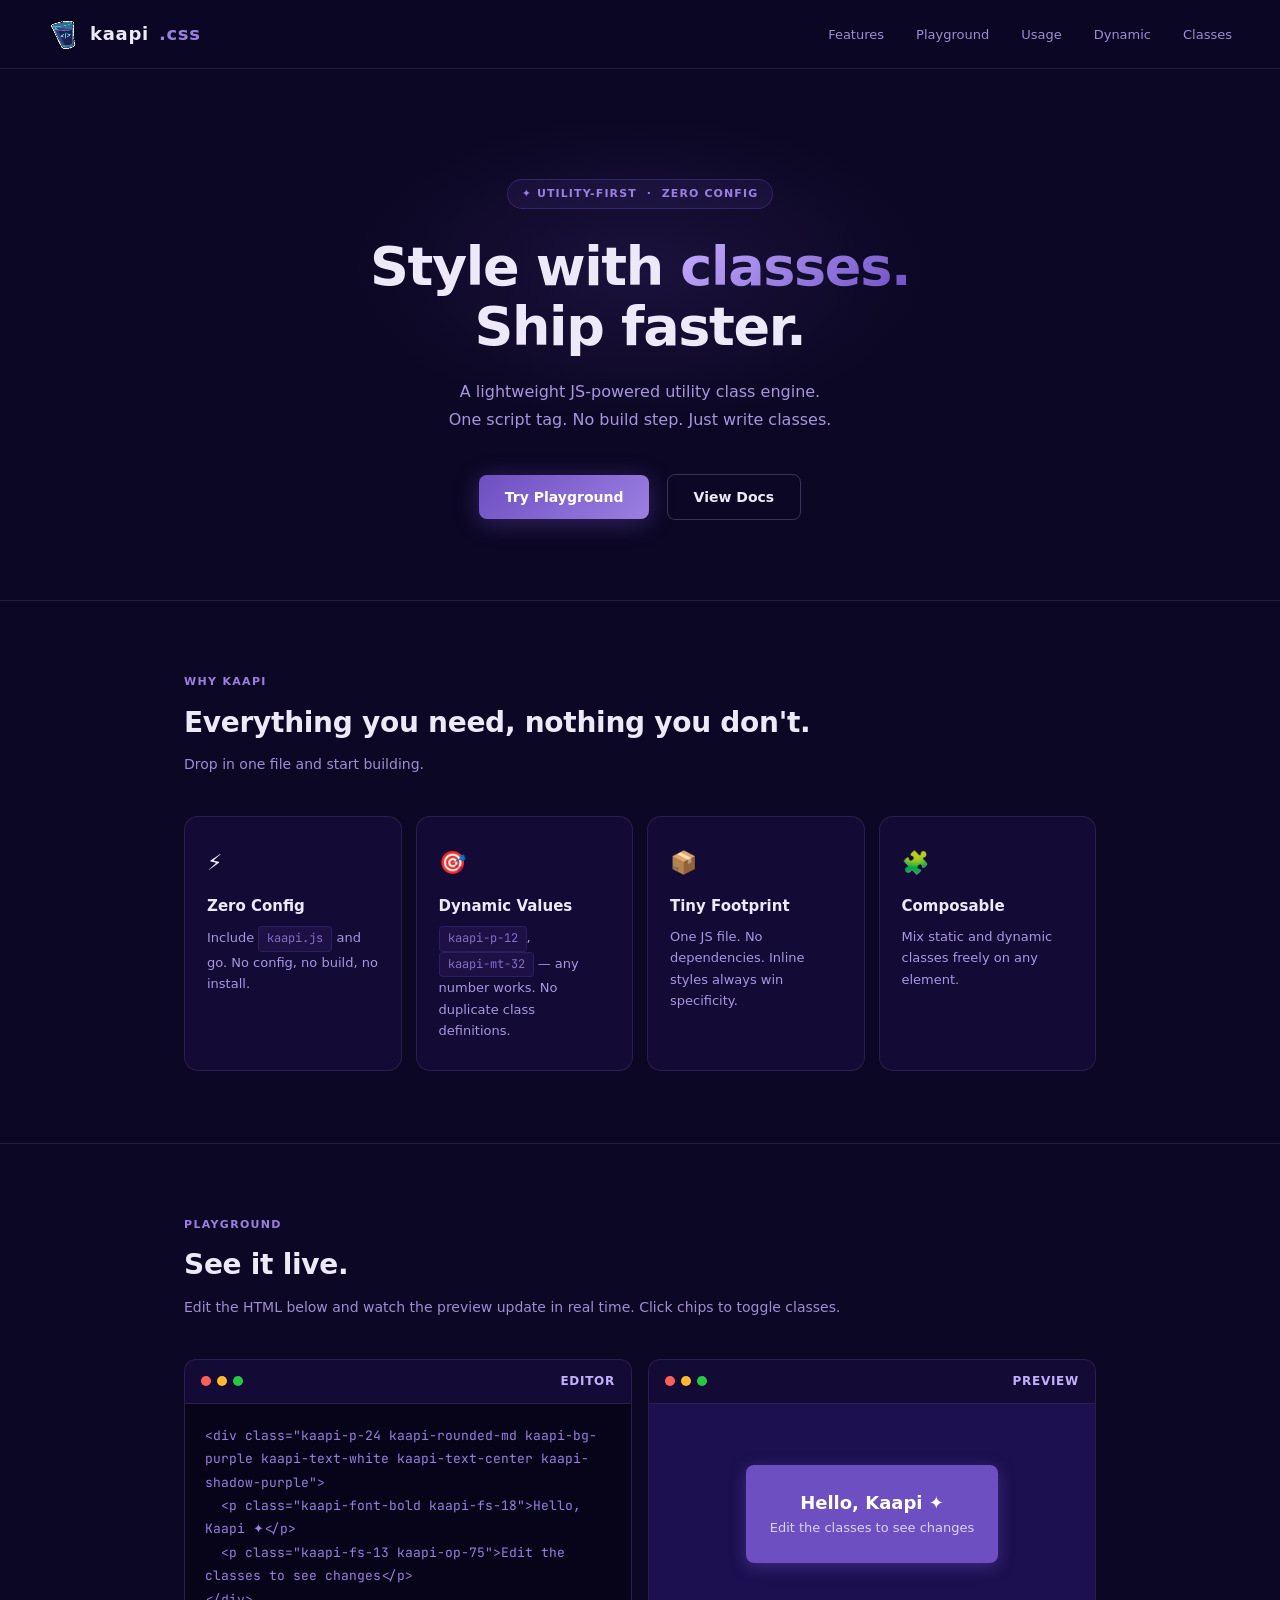
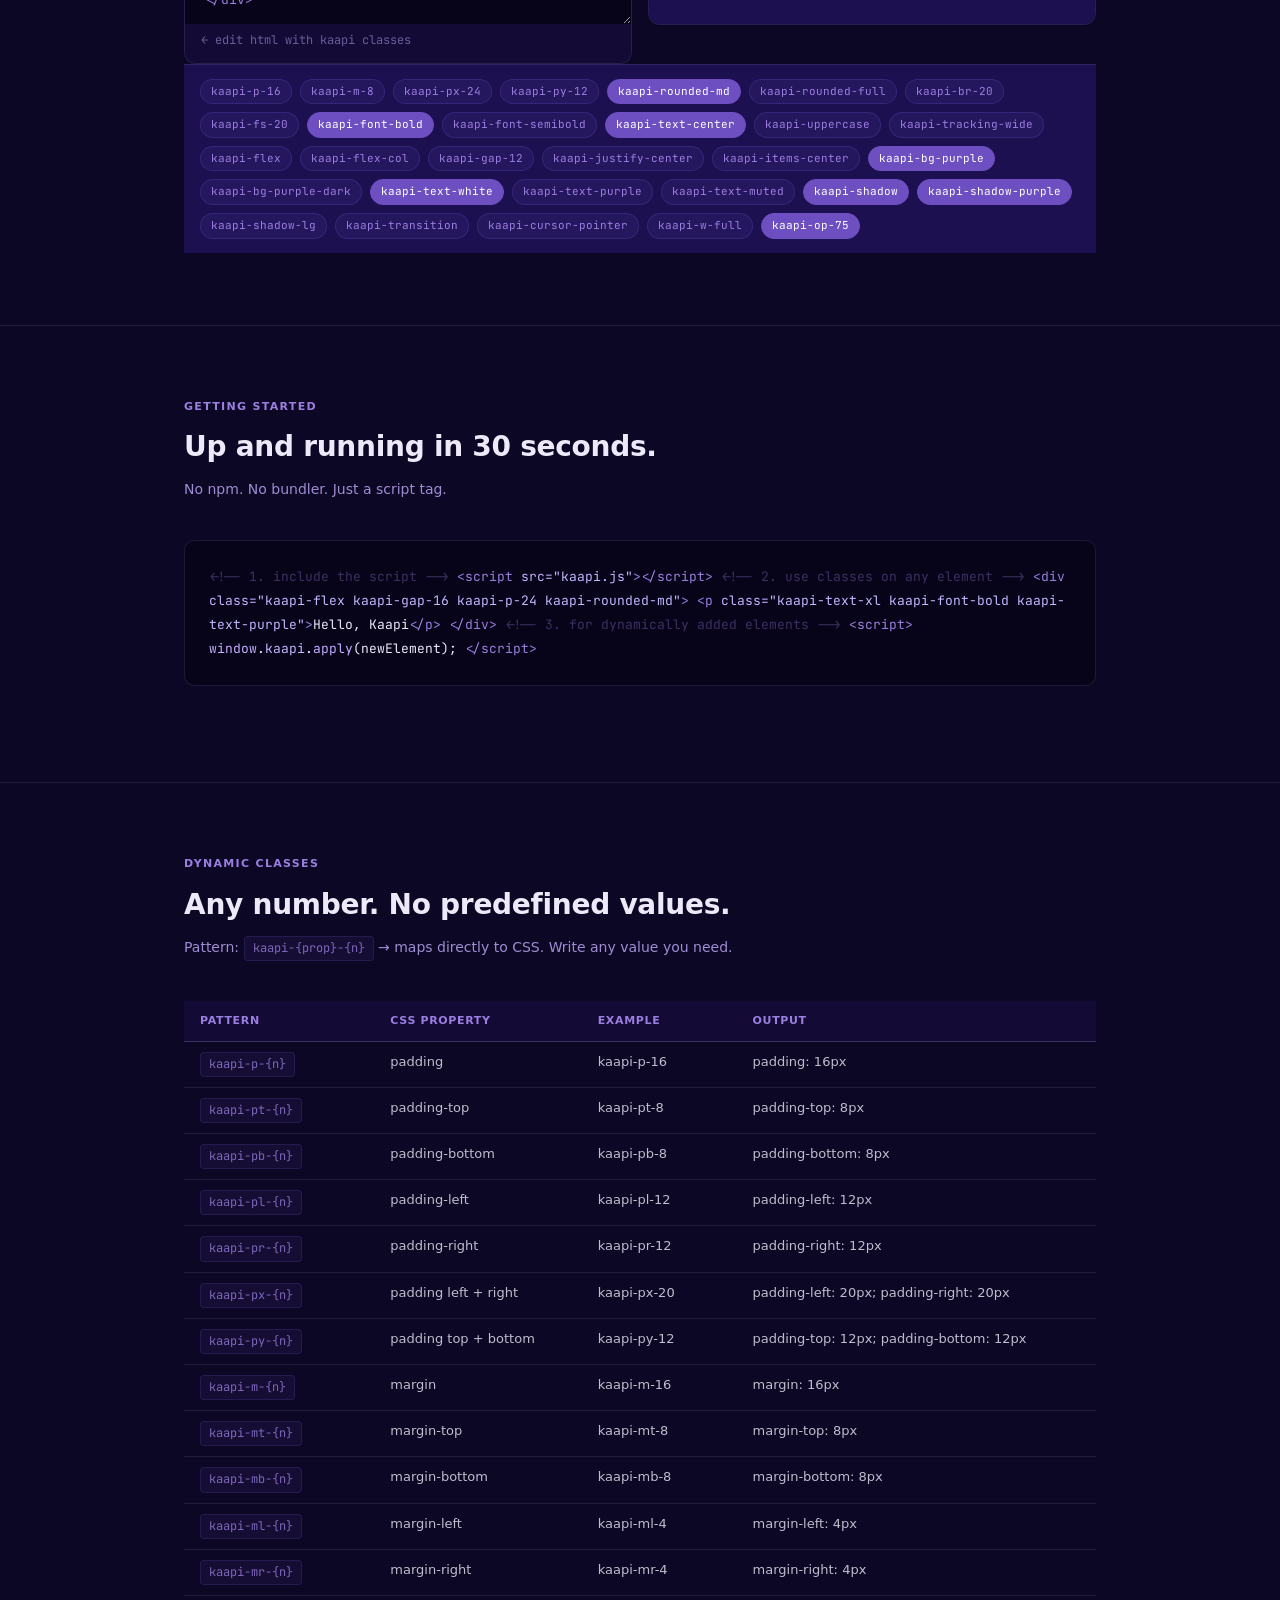
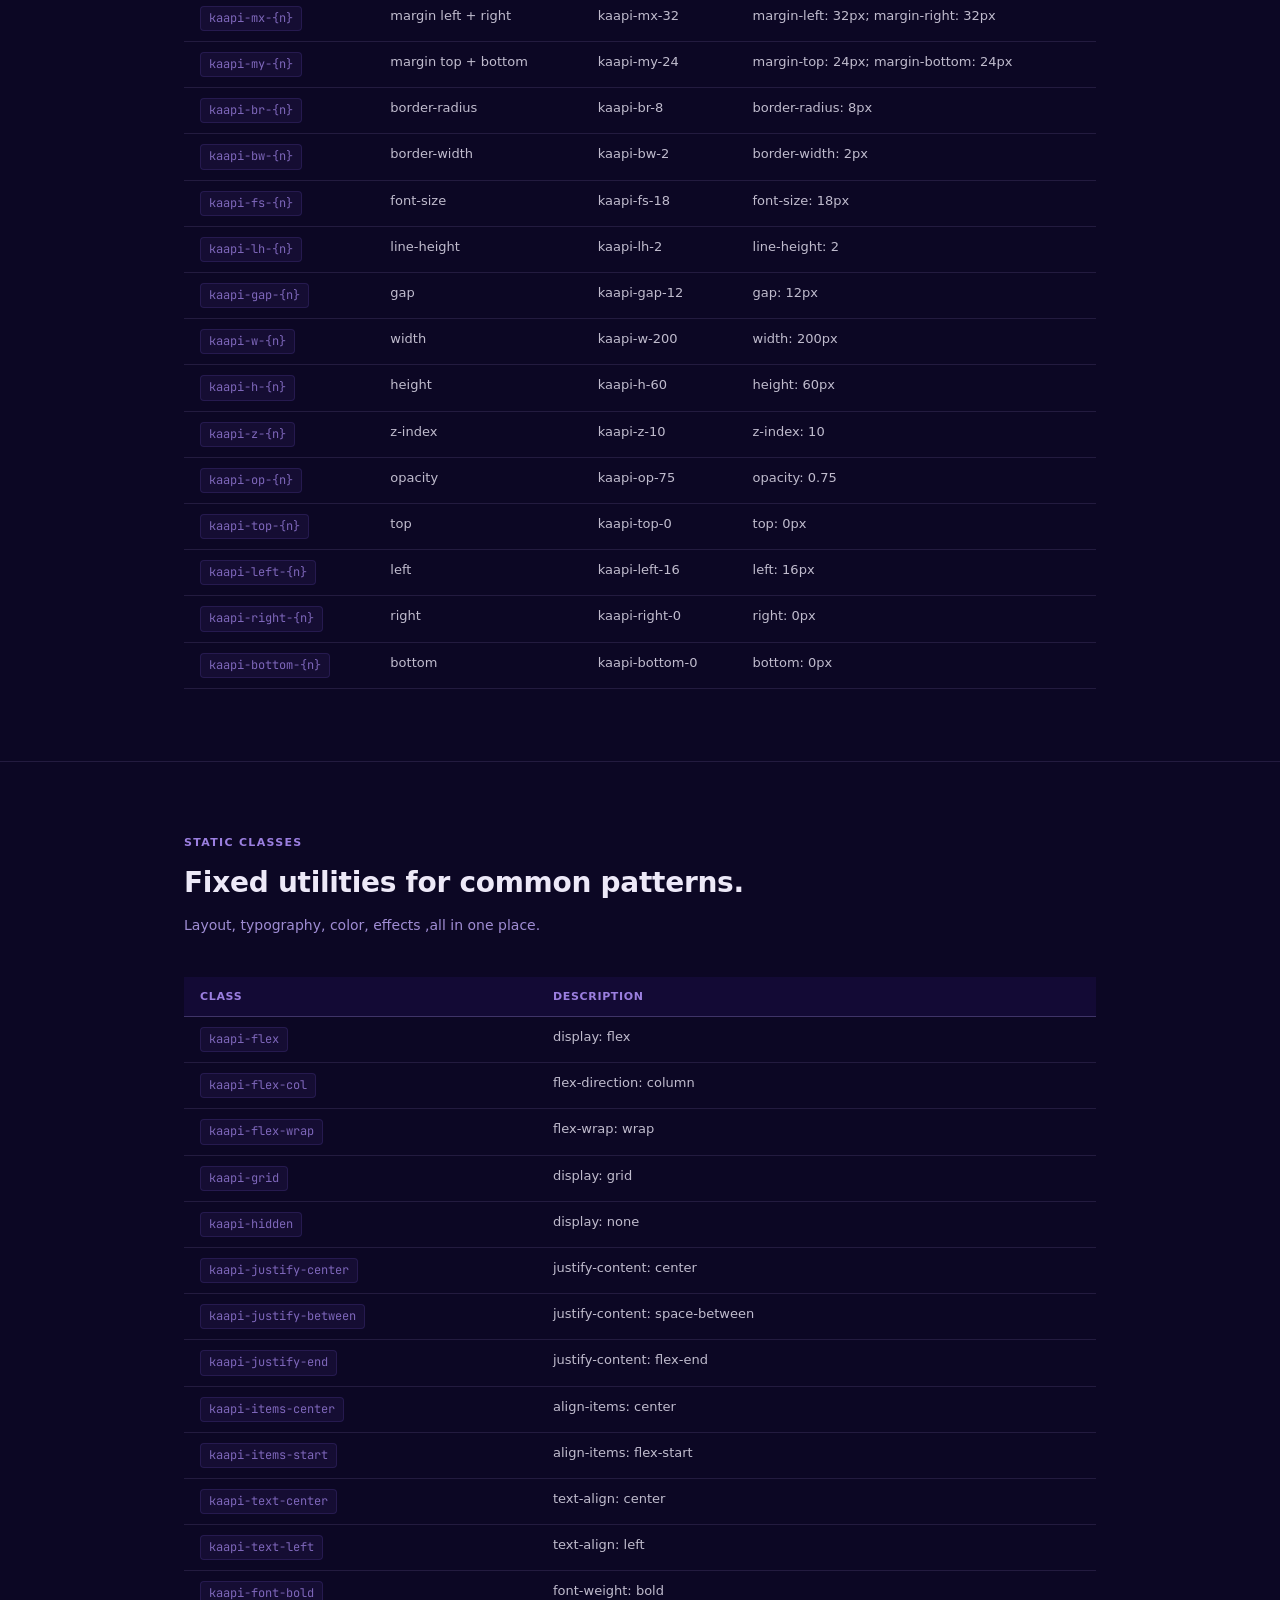
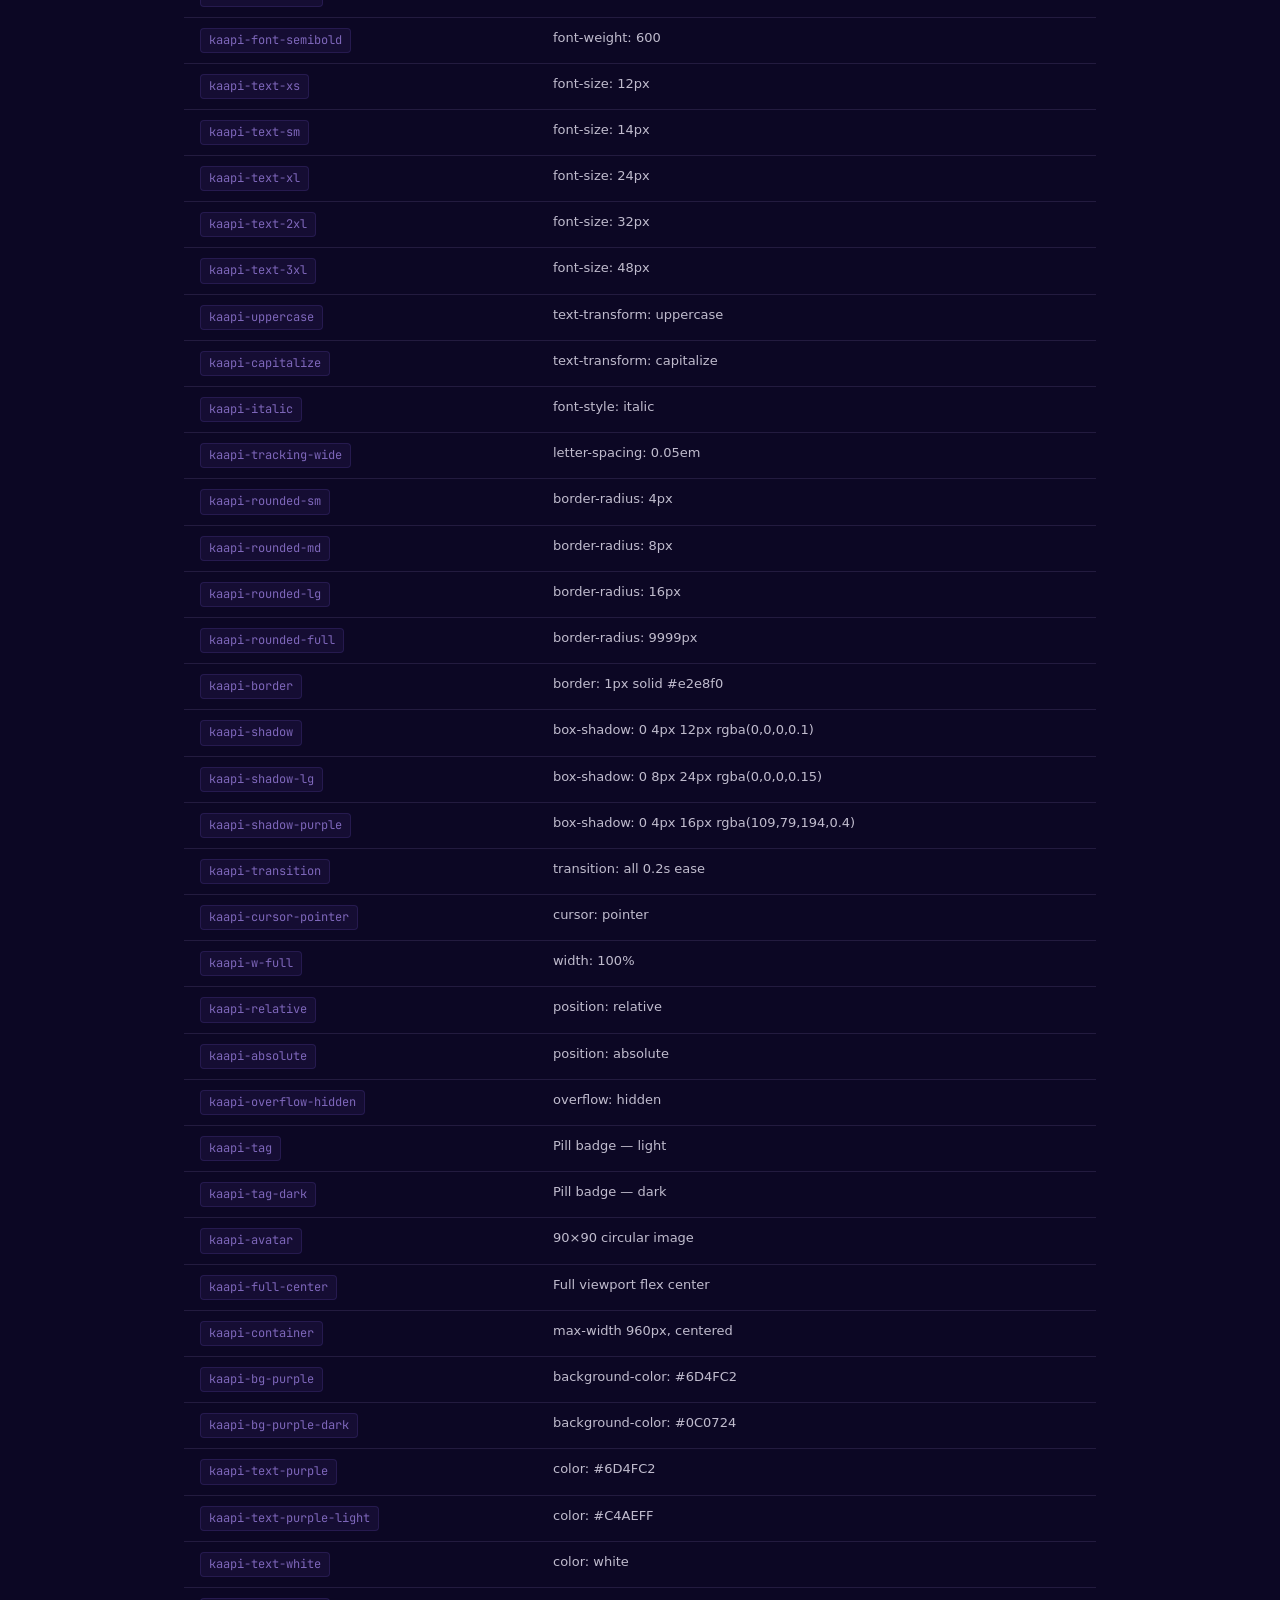
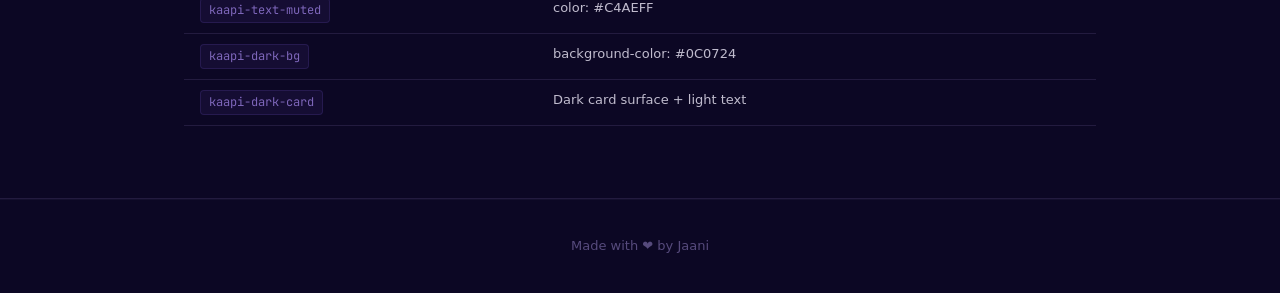
<file: index.html>
<!DOCTYPE html>
<html lang="en">
<head>
    <meta charset="UTF-8" />
    <meta name="viewport" content="width=device-width, initial-scale=1.0" />
    <title>Kaapi CSS </title>
    <link rel="icon" type="image/png" href="logo.png" />
    <link rel="stylesheet" href="style.css" />
</head>
<body>

<!-- ─── Navbar ──────────────────────────────────────────────────────── -->
<nav class="nav">
    <div class="nav-logo">
        <img src="logo.png" alt="kaapi logo" class="nav-logo-img" />
        kaapi<span>.css</span>
    </div>
    <ul class="nav-links">
        <li><a href="#features">Features</a></li>
        <li><a href="#playground">Playground</a></li>
        <li><a href="#usage">Usage</a></li>
        <li><a href="#dynamic">Dynamic</a></li>
        <li><a href="#docs">Classes</a></li>
    </ul>
</nav>

<!-- ─── Hero ────────────────────────────────────────────────────────── -->
<div class="hero">
    <div class="hero-badge">✦ Utility-first &nbsp;·&nbsp; Zero config</div>
    <h1>Style with <span>classes.</span><br/>Ship faster.</h1>
    <p>A lightweight JS-powered utility class engine.<br/>One script tag. No build step. Just write classes.</p>
    <a href="#playground" class="btn btn-primary">Try Playground</a>
    <a href="#docs" class="btn btn-outline">View Docs</a>
</div>

<hr class="divider" />

<!-- ─── Features ────────────────────────────────────────────────────── -->
<section class="section" id="features">
    <div class="section-label">Why Kaapi</div>
    <div class="section-title">Everything you need, nothing you don't.</div>
    <div class="section-sub">Drop in one file and start building.</div>
    <div class="cards">
        <div class="card">
            <span class="card-icon">⚡</span>
            <h3>Zero Config</h3>
            <p>Include <code class="code-badge">kaapi.js</code> and go. No config, no build, no install.</p>
        </div>
        <div class="card">
            <span class="card-icon">🎯</span>
            <h3>Dynamic Values</h3>
            <p><code class="code-badge">kaapi-p-12</code>, <code class="code-badge">kaapi-mt-32</code> — any number works. No duplicate class definitions.</p>
        </div>
        <div class="card">
            <span class="card-icon">📦</span>
            <h3>Tiny Footprint</h3>
            <p>One JS file. No dependencies. Inline styles always win specificity.</p>
        </div>
        <div class="card">
            <span class="card-icon">🧩</span>
            <h3>Composable</h3>
            <p>Mix static and dynamic classes freely on any element.</p>
        </div>
    </div>
</section>

<hr class="divider" />

<!-- ─── Playground ───────────────────────────────────────────────────── -->
<section class="section" id="playground">
    <div class="section-label">Playground</div>
    <div class="section-title">See it live.</div>
    <div class="section-sub">Edit the HTML below and watch the preview update in real time. Click chips to toggle classes.</div>

    <div class="playground-wrap">
        <!-- Editor -->
        <div class="pg-panel">
            <div class="pg-panel-header">
                <div class="dots">
                    <span class="dot dot-red"></span>
                    <span class="dot dot-yellow"></span>
                    <span class="dot dot-green"></span>
                </div>
                <span>editor</span>
            </div>
            <textarea id="pg-input" spellcheck="false"></textarea>
            <div class="pg-hint">← edit html with kaapi classes</div>
        </div>

        <!-- Preview -->
        <div class="pg-panel">
            <div class="pg-panel-header">
                <div class="dots">
                    <span class="dot dot-red"></span>
                    <span class="dot dot-yellow"></span>
                    <span class="dot dot-green"></span>
                </div>
                <span>preview</span>
            </div>
            <div id="pg-preview"></div>
        </div>
    </div>

    <!-- Quick class chips -->
    <div class="pg-class-chips" id="pg-chips"></div>
</section>

<hr class="divider" />

<!-- ─── Usage ────────────────────────────────────────────────────────── -->
<section class="section" id="usage">
    <div class="section-label">Getting Started</div>
    <div class="section-title">Up and running in 30 seconds.</div>
    <div class="section-sub">No npm. No bundler. Just a script tag.</div>

    <div class="code-block">
<span class="comment">&lt;!-- 1. include the script --&gt;</span>
<span class="tag">&lt;script</span> <span class="attr">src=</span><span class="val">"kaapi.js"</span><span class="tag">&gt;&lt;/script&gt;</span>

<span class="comment">&lt;!-- 2. use classes on any element --&gt;</span>
<span class="tag">&lt;div</span> <span class="attr">class=</span><span class="val">"kaapi-flex kaapi-gap-16 kaapi-p-24 kaapi-rounded-md"</span><span class="tag">&gt;</span>
  <span class="tag">&lt;p</span> <span class="attr">class=</span><span class="val">"kaapi-text-xl kaapi-font-bold kaapi-text-purple"</span><span class="tag">&gt;</span>Hello, Kaapi<span class="tag">&lt;/p&gt;</span>
<span class="tag">&lt;/div&gt;</span>

<span class="comment">&lt;!-- 3. for dynamically added elements --&gt;</span>
<span class="tag">&lt;script&gt;</span>
  <span class="attr">window</span>.<span class="val">kaapi</span>.<span class="attr">apply</span>(newElement);
<span class="tag">&lt;/script&gt;</span>
    </div>
</section>

<hr class="divider" />

<!-- ─── Dynamic Classes ──────────────────────────────────────────────── -->
<section class="section" id="dynamic">
    <div class="section-label">Dynamic Classes</div>
    <div class="section-title">Any number. No predefined values.</div>
    <div class="section-sub">Pattern: <code class="code-badge">kaapi-{prop}-{n}</code> → maps directly to CSS. Write any value you need.</div>

    <table class="docs-table">
        <thead>
            <tr><th>Pattern</th><th>CSS Property</th><th>Example</th><th>Output</th></tr>
        </thead>
        <tbody>
            <tr><td><code class="code-badge">kaapi-p-{n}</code></td><td>padding</td><td>kaapi-p-16</td><td>padding: 16px</td></tr>
            <tr><td><code class="code-badge">kaapi-pt-{n}</code></td><td>padding-top</td><td>kaapi-pt-8</td><td>padding-top: 8px</td></tr>
            <tr><td><code class="code-badge">kaapi-pb-{n}</code></td><td>padding-bottom</td><td>kaapi-pb-8</td><td>padding-bottom: 8px</td></tr>
            <tr><td><code class="code-badge">kaapi-pl-{n}</code></td><td>padding-left</td><td>kaapi-pl-12</td><td>padding-left: 12px</td></tr>
            <tr><td><code class="code-badge">kaapi-pr-{n}</code></td><td>padding-right</td><td>kaapi-pr-12</td><td>padding-right: 12px</td></tr>
            <tr><td><code class="code-badge">kaapi-px-{n}</code></td><td>padding left + right</td><td>kaapi-px-20</td><td>padding-left: 20px; padding-right: 20px</td></tr>
            <tr><td><code class="code-badge">kaapi-py-{n}</code></td><td>padding top + bottom</td><td>kaapi-py-12</td><td>padding-top: 12px; padding-bottom: 12px</td></tr>
            <tr><td><code class="code-badge">kaapi-m-{n}</code></td><td>margin</td><td>kaapi-m-16</td><td>margin: 16px</td></tr>
            <tr><td><code class="code-badge">kaapi-mt-{n}</code></td><td>margin-top</td><td>kaapi-mt-8</td><td>margin-top: 8px</td></tr>
            <tr><td><code class="code-badge">kaapi-mb-{n}</code></td><td>margin-bottom</td><td>kaapi-mb-8</td><td>margin-bottom: 8px</td></tr>
            <tr><td><code class="code-badge">kaapi-ml-{n}</code></td><td>margin-left</td><td>kaapi-ml-4</td><td>margin-left: 4px</td></tr>
            <tr><td><code class="code-badge">kaapi-mr-{n}</code></td><td>margin-right</td><td>kaapi-mr-4</td><td>margin-right: 4px</td></tr>
            <tr><td><code class="code-badge">kaapi-mx-{n}</code></td><td>margin left + right</td><td>kaapi-mx-32</td><td>margin-left: 32px; margin-right: 32px</td></tr>
            <tr><td><code class="code-badge">kaapi-my-{n}</code></td><td>margin top + bottom</td><td>kaapi-my-24</td><td>margin-top: 24px; margin-bottom: 24px</td></tr>
            <tr><td><code class="code-badge">kaapi-br-{n}</code></td><td>border-radius</td><td>kaapi-br-8</td><td>border-radius: 8px</td></tr>
            <tr><td><code class="code-badge">kaapi-bw-{n}</code></td><td>border-width</td><td>kaapi-bw-2</td><td>border-width: 2px</td></tr>
            <tr><td><code class="code-badge">kaapi-fs-{n}</code></td><td>font-size</td><td>kaapi-fs-18</td><td>font-size: 18px</td></tr>
            <tr><td><code class="code-badge">kaapi-lh-{n}</code></td><td>line-height</td><td>kaapi-lh-2</td><td>line-height: 2</td></tr>
            <tr><td><code class="code-badge">kaapi-gap-{n}</code></td><td>gap</td><td>kaapi-gap-12</td><td>gap: 12px</td></tr>
            <tr><td><code class="code-badge">kaapi-w-{n}</code></td><td>width</td><td>kaapi-w-200</td><td>width: 200px</td></tr>
            <tr><td><code class="code-badge">kaapi-h-{n}</code></td><td>height</td><td>kaapi-h-60</td><td>height: 60px</td></tr>
            <tr><td><code class="code-badge">kaapi-z-{n}</code></td><td>z-index</td><td>kaapi-z-10</td><td>z-index: 10</td></tr>
            <tr><td><code class="code-badge">kaapi-op-{n}</code></td><td>opacity</td><td>kaapi-op-75</td><td>opacity: 0.75</td></tr>
            <tr><td><code class="code-badge">kaapi-top-{n}</code></td><td>top</td><td>kaapi-top-0</td><td>top: 0px</td></tr>
            <tr><td><code class="code-badge">kaapi-left-{n}</code></td><td>left</td><td>kaapi-left-16</td><td>left: 16px</td></tr>
            <tr><td><code class="code-badge">kaapi-right-{n}</code></td><td>right</td><td>kaapi-right-0</td><td>right: 0px</td></tr>
            <tr><td><code class="code-badge">kaapi-bottom-{n}</code></td><td>bottom</td><td>kaapi-bottom-0</td><td>bottom: 0px</td></tr>
        </tbody>
    </table>
</section>

<hr class="divider" />

<!-- ─── Static Docs ───────────────────────────────────────────────────── -->
<section class="section" id="docs">
    <div class="section-label">Static Classes</div>
    <div class="section-title">Fixed utilities for common patterns.</div>
    <div class="section-sub">Layout, typography, color, effects ,all in one place.</div>

    <table class="docs-table">
        <thead>
            <tr><th>Class</th><th>Description</th></tr>
        </thead>
        <tbody>
            <tr><td><code class="code-badge">kaapi-flex</code></td><td>display: flex</td></tr>
            <tr><td><code class="code-badge">kaapi-flex-col</code></td><td>flex-direction: column</td></tr>
            <tr><td><code class="code-badge">kaapi-flex-wrap</code></td><td>flex-wrap: wrap</td></tr>
            <tr><td><code class="code-badge">kaapi-grid</code></td><td>display: grid</td></tr>
            <tr><td><code class="code-badge">kaapi-hidden</code></td><td>display: none</td></tr>
            <tr><td><code class="code-badge">kaapi-justify-center</code></td><td>justify-content: center</td></tr>
            <tr><td><code class="code-badge">kaapi-justify-between</code></td><td>justify-content: space-between</td></tr>
            <tr><td><code class="code-badge">kaapi-justify-end</code></td><td>justify-content: flex-end</td></tr>
            <tr><td><code class="code-badge">kaapi-items-center</code></td><td>align-items: center</td></tr>
            <tr><td><code class="code-badge">kaapi-items-start</code></td><td>align-items: flex-start</td></tr>
            <tr><td><code class="code-badge">kaapi-text-center</code></td><td>text-align: center</td></tr>
            <tr><td><code class="code-badge">kaapi-text-left</code></td><td>text-align: left</td></tr>
            <tr><td><code class="code-badge">kaapi-font-bold</code></td><td>font-weight: bold</td></tr>
            <tr><td><code class="code-badge">kaapi-font-semibold</code></td><td>font-weight: 600</td></tr>
            <tr><td><code class="code-badge">kaapi-text-xs</code></td><td>font-size: 12px</td></tr>
            <tr><td><code class="code-badge">kaapi-text-sm</code></td><td>font-size: 14px</td></tr>
            <tr><td><code class="code-badge">kaapi-text-xl</code></td><td>font-size: 24px</td></tr>
            <tr><td><code class="code-badge">kaapi-text-2xl</code></td><td>font-size: 32px</td></tr>
            <tr><td><code class="code-badge">kaapi-text-3xl</code></td><td>font-size: 48px</td></tr>
            <tr><td><code class="code-badge">kaapi-uppercase</code></td><td>text-transform: uppercase</td></tr>
            <tr><td><code class="code-badge">kaapi-capitalize</code></td><td>text-transform: capitalize</td></tr>
            <tr><td><code class="code-badge">kaapi-italic</code></td><td>font-style: italic</td></tr>
            <tr><td><code class="code-badge">kaapi-tracking-wide</code></td><td>letter-spacing: 0.05em</td></tr>
            <tr><td><code class="code-badge">kaapi-rounded-sm</code></td><td>border-radius: 4px</td></tr>
            <tr><td><code class="code-badge">kaapi-rounded-md</code></td><td>border-radius: 8px</td></tr>
            <tr><td><code class="code-badge">kaapi-rounded-lg</code></td><td>border-radius: 16px</td></tr>
            <tr><td><code class="code-badge">kaapi-rounded-full</code></td><td>border-radius: 9999px</td></tr>
            <tr><td><code class="code-badge">kaapi-border</code></td><td>border: 1px solid #e2e8f0</td></tr>
            <tr><td><code class="code-badge">kaapi-shadow</code></td><td>box-shadow: 0 4px 12px rgba(0,0,0,0.1)</td></tr>
            <tr><td><code class="code-badge">kaapi-shadow-lg</code></td><td>box-shadow: 0 8px 24px rgba(0,0,0,0.15)</td></tr>
            <tr><td><code class="code-badge">kaapi-shadow-purple</code></td><td>box-shadow: 0 4px 16px rgba(109,79,194,0.4)</td></tr>
            <tr><td><code class="code-badge">kaapi-transition</code></td><td>transition: all 0.2s ease</td></tr>
            <tr><td><code class="code-badge">kaapi-cursor-pointer</code></td><td>cursor: pointer</td></tr>
            <tr><td><code class="code-badge">kaapi-w-full</code></td><td>width: 100%</td></tr>
            <tr><td><code class="code-badge">kaapi-relative</code></td><td>position: relative</td></tr>
            <tr><td><code class="code-badge">kaapi-absolute</code></td><td>position: absolute</td></tr>
            <tr><td><code class="code-badge">kaapi-overflow-hidden</code></td><td>overflow: hidden</td></tr>
            <tr><td><code class="code-badge">kaapi-tag</code></td><td>Pill badge — light</td></tr>
            <tr><td><code class="code-badge">kaapi-tag-dark</code></td><td>Pill badge — dark</td></tr>
            <tr><td><code class="code-badge">kaapi-avatar</code></td><td>90×90 circular image</td></tr>
            <tr><td><code class="code-badge">kaapi-full-center</code></td><td>Full viewport flex center</td></tr>
            <tr><td><code class="code-badge">kaapi-container</code></td><td>max-width 960px, centered</td></tr>
            <tr><td><code class="code-badge">kaapi-bg-purple</code></td><td>background-color: #6D4FC2</td></tr>
            <tr><td><code class="code-badge">kaapi-bg-purple-dark</code></td><td>background-color: #0C0724</td></tr>
            <tr><td><code class="code-badge">kaapi-text-purple</code></td><td>color: #6D4FC2</td></tr>
            <tr><td><code class="code-badge">kaapi-text-purple-light</code></td><td>color: #C4AEFF</td></tr>
            <tr><td><code class="code-badge">kaapi-text-white</code></td><td>color: white</td></tr>
            <tr><td><code class="code-badge">kaapi-text-muted</code></td><td>color: #C4AEFF</td></tr>
            <tr><td><code class="code-badge">kaapi-dark-bg</code></td><td>background-color: #0C0724</td></tr>
            <tr><td><code class="code-badge">kaapi-dark-card</code></td><td>Dark card surface + light text</td></tr>
        </tbody>
    </table>
</section>

<hr class="divider" />

<footer class="footer">Made with ❤️ by Jaani</footer>

<script src="kaapi.js"></script>
<script src="playground.js"></script>
</body>
</html>
</file>
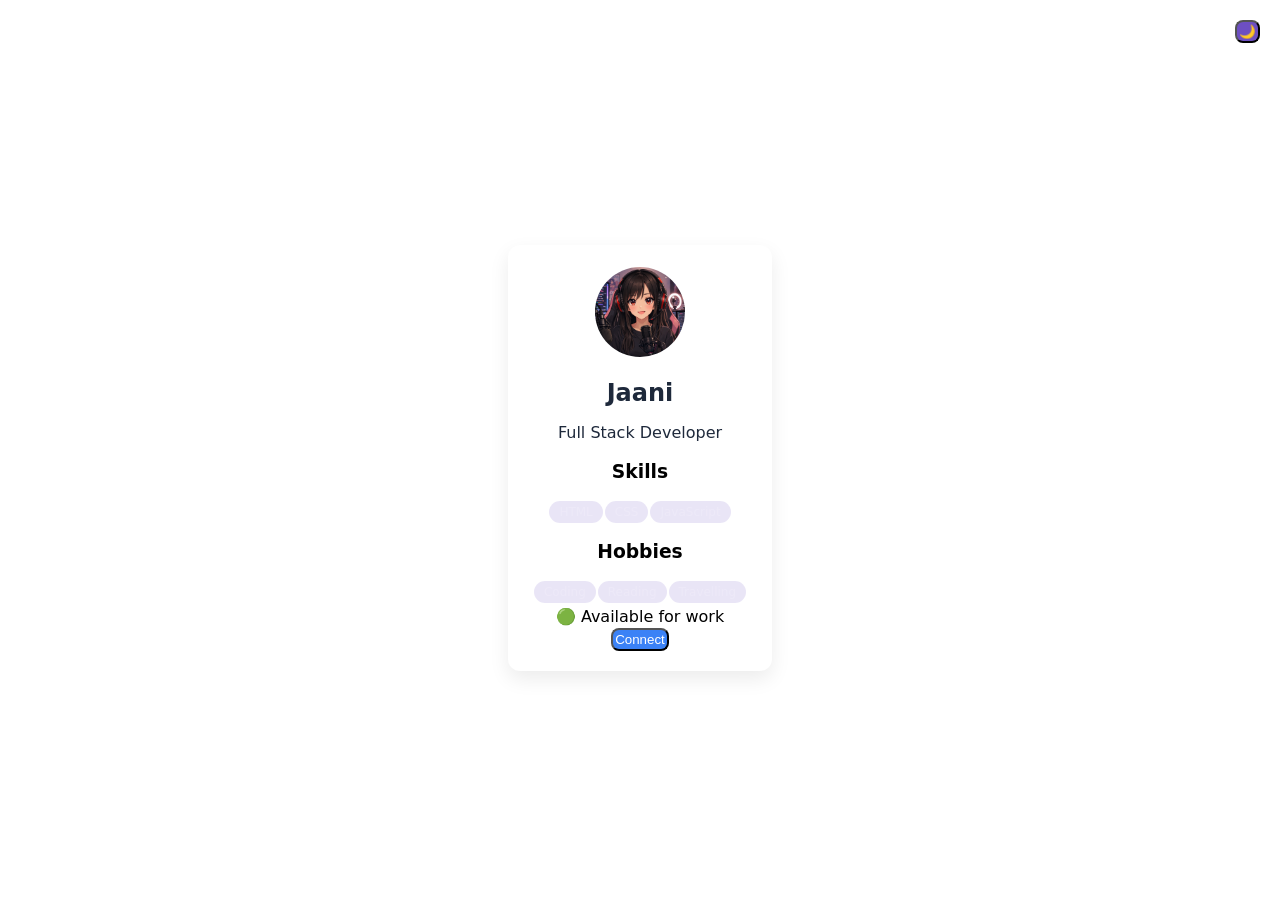
<file: mycard.html>
<!doctype html>
<html lang="en">
  <head>
    <meta charset="UTF-8" />
    <meta name="viewport" content="width=device-width, initial-scale=1.0" />
    <title>KAAPI CSS</title>
    <link rel="icon" type="image/png" href="logo.png" />
  </head>
  <body class="kaapi-full-center">
    <div style="position: absolute; top: 20px; right: 20px">
      <button
        id="darkBtn"
        class="kaapi-bg-blue kaapi-dark-btn kaapi-text-white kaapi-p-2 kaapi-rounded-md kaapi-cursor-pointer"
      >
        🌙
      </button>
    </div>

    <div id="card" class="kaapi-card kaapi-text-center kaapi-transition">
      <img src="./pfp.png" class="kaapi-avatar kaapi-m-2" />

      <h1 class="kaapi-text-xl kaapi-font-bold kaapi-text-dark">Jaani</h1>

      <p class="kaapi-text-muted kaapi-text-dark kaapi-m-2">
        Full Stack Developer
      </p>

      <div class="kaapi-m-4">
        <h3 class="kaapi-font-bold">Skills</h3>
        <div class="kaapi-flex kaapi-gap-2 kaapi-justify-center kaapi-m-2">
          <span class="kaapi-tag">HTML</span>
          <span class="kaapi-tag">CSS</span>
          <span class="kaapi-tag">JavaScript</span>
        </div>
      </div>

      <div class="kaapi-m-4">
        <h3 class="kaapi-font-bold">Hobbies</h3>
        <div class="kaapi-flex kaapi-gap-2 kaapi-justify-center kaapi-m-2">
          <span class="kaapi-tag">Coding</span>
          <span class="kaapi-tag">Reading</span>
          <span class="kaapi-tag">Travelling</span>
        </div>
      </div>
      <p class="kaapi-text green kaapi-m-2"> 🟢 Available for work </p>
      <!-- 🚀 Button -->
      <button
        id="connectBtn"
        class="kaapi-bg-blue kaapi-dark-btn kaapi-text-white kaapi-bg-blue kaapi-text-white kaapi-p-2 kaapi-rounded-md kaapi-cursor-pointer kaapi-transition"
      >
        Connect
      </button>
    </div>
    <script src="./kaapi.js"></script>
  </body>
</html>
</file>
<file: style.css>
/* ─── Palette ────────────────────────────────────────────────────────────
   #0C0724  primary bg  (deep void)
   #130A35  surface
   #1C1050  elevated / cards
   #6D4FC2  accent
   #9B7FE0  accent highlight
   #C4AEFF  muted text / borders
   #EDE9F8  headings / light text
   ──────────────────────────────────────────────────────────────────────── */

@import url('https://fonts.googleapis.com/css2?family=Inter:wght@400;500;600;700&family=JetBrains+Mono:wght@400;500&display=swap');

*, *::before, *::after { box-sizing: border-box; margin: 0; padding: 0; }

:root {
    --bg:        #0C0724;
    --surface:   #130A35;
    --elevated:  #1C1050;
    --accent:    #6D4FC2;
    --accent-hi: #9B7FE0;
    --muted:     #C4AEFF;
    --text:      #EDE9F8;
    --border:    rgba(196, 174, 255, 0.12);
    --border-hi: rgba(196, 174, 255, 0.25);
    --glow:      rgba(109, 79, 194, 0.4);
}

html { scroll-behavior: smooth; }

body {
    font-family: 'Inter', system-ui, sans-serif;
    background-color: var(--bg);
    color: var(--text);
    line-height: 1.6;
    -webkit-font-smoothing: antialiased;
}

a { color: var(--muted); text-decoration: none; }
a:hover { color: var(--text); }

::-webkit-scrollbar { width: 5px; }
::-webkit-scrollbar-track { background: var(--bg); }
::-webkit-scrollbar-thumb { background: var(--elevated); border-radius: 99px; }

/* ─── Navbar ─────────────────────────────────────────────────────────── */
.nav {
    display: flex;
    justify-content: space-between;
    align-items: center;
    padding: 18px 48px;
    background: rgba(12, 7, 36, 0.8);
    backdrop-filter: blur(16px);
    -webkit-backdrop-filter: blur(16px);
    border-bottom: 1px solid var(--border);
    position: sticky;
    top: 0;
    z-index: 100;
}

.nav-logo {
    display: flex;
    align-items: center;
    gap: 10px;
    font-size: 18px;
    font-weight: 700;
    color: var(--text);
    letter-spacing: 0.04em;
}
.nav-logo span { color: var(--accent-hi); }

.nav-logo-img {
    width: 32px;
    height: 32px;
    object-fit: contain;
    image-rendering: pixelated; /* keeps pixel art crisp */
}

.nav-links { display: flex; gap: 32px; list-style: none; }
.nav-links a {
    font-size: 13px;
    font-weight: 500;
    color: var(--muted);
    opacity: 0.8;
    transition: all 0.2s;
}
.nav-links a:hover { color: var(--text); opacity: 1; }

/* ─── Hero ───────────────────────────────────────────────────────────── */
.hero {
    text-align: center;
    padding: 110px 20px 80px;
    max-width: 700px;
    margin: 0 auto;
    position: relative;
}

.hero::before {
    content: '';
    position: absolute;
    top: 40px; left: 50%;
    transform: translateX(-50%);
    width: 600px; height: 320px;
    background: radial-gradient(ellipse at center, rgba(109,79,194,0.15) 0%, transparent 68%);
    pointer-events: none;
}

.hero > * { position: relative; z-index: 1; }

.hero-badge {
    display: inline-flex;
    align-items: center;
    gap: 6px;
    font-size: 11px;
    font-weight: 600;
    letter-spacing: 0.1em;
    text-transform: uppercase;
    color: var(--accent-hi);
    background: rgba(109, 79, 194, 0.1);
    border: 1px solid rgba(109, 79, 194, 0.3);
    padding: 5px 14px;
    border-radius: 99px;
    margin-bottom: 28px;
}

.hero h1 {
    font-size: 54px;
    font-weight: 700;
    color: var(--text);
    line-height: 1.12;
    margin-bottom: 20px;
    letter-spacing: -0.025em;
}

.hero h1 span {
    background: linear-gradient(135deg, #C4AEFF 0%, #6D4FC2 100%);
    -webkit-background-clip: text;
    -webkit-text-fill-color: transparent;
    background-clip: text;
}

.hero p {
    font-size: 16px;
    color: var(--muted);
    margin-bottom: 40px;
    line-height: 1.75;
    opacity: 0.85;
}

/* ─── Buttons ────────────────────────────────────────────────────────── */
.btn {
    display: inline-block;
    padding: 11px 26px;
    border-radius: 8px;
    font-size: 14px;
    font-weight: 600;
    cursor: pointer;
    border: none;
    transition: all 0.2s ease;
    font-family: inherit;
}

.btn-primary {
    background: linear-gradient(135deg, #6D4FC2, #9B7FE0);
    color: white;
    box-shadow: 0 4px 24px var(--glow);
}
.btn-primary:hover {
    transform: translateY(-2px);
    box-shadow: 0 8px 32px var(--glow);
}

.btn-outline {
    background: transparent;
    color: var(--text);
    border: 1px solid var(--border-hi);
    margin-left: 12px;
}
.btn-outline:hover {
    background: var(--surface);
    border-color: var(--accent);
}

/* ─── Code badge ─────────────────────────────────────────────────────── */
.code-badge {
    display: inline-block;
    background: rgba(109, 79, 194, 0.12);
    color: var(--accent-hi);
    font-family: 'JetBrains Mono', monospace;
    font-size: 12px;
    padding: 2px 8px;
    border-radius: 4px;
    border: 1px solid rgba(109, 79, 194, 0.25);
}

/* ─── Divider ────────────────────────────────────────────────────────── */
.divider { border: none; border-top: 1px solid var(--border); margin: 0; }

/* ─── Section ────────────────────────────────────────────────────────── */
.section { max-width: 960px; margin: 0 auto; padding: 72px 24px; }

.section-label {
    font-size: 11px;
    font-weight: 600;
    letter-spacing: 0.12em;
    text-transform: uppercase;
    color: var(--accent-hi);
    margin-bottom: 10px;
}

.section-title {
    font-size: 28px;
    font-weight: 700;
    color: var(--text);
    margin-bottom: 8px;
    letter-spacing: -0.01em;
}

.section-sub { font-size: 14px; color: var(--muted); margin-bottom: 40px; opacity: 0.8; }

/* ─── Feature Cards ──────────────────────────────────────────────────── */
.cards {
    display: grid;
    grid-template-columns: repeat(auto-fit, minmax(210px, 1fr));
    gap: 14px;
}

.card {
    background: var(--surface);
    border: 1px solid var(--border);
    border-radius: 14px;
    padding: 28px 22px;
    transition: border-color 0.2s, transform 0.2s, box-shadow 0.2s;
}
.card:hover {
    border-color: var(--border-hi);
    transform: translateY(-3px);
    box-shadow: 0 8px 32px rgba(109,79,194,0.15);
}
.card h3 { font-size: 15px; font-weight: 600; color: var(--text); margin-bottom: 8px; }
.card p  { font-size: 13px; color: var(--muted); line-height: 1.65; opacity: 0.85; }
.card-icon { font-size: 22px; margin-bottom: 14px; display: block; }

/* ─── Docs Table ─────────────────────────────────────────────────────── */
.docs-table { width: 100%; border-collapse: collapse; font-size: 13px; }

.docs-table th {
    text-align: left;
    padding: 11px 16px;
    background: var(--surface);
    color: var(--accent-hi);
    font-weight: 600;
    border-bottom: 1px solid var(--border-hi);
    font-size: 11px;
    letter-spacing: 0.06em;
    text-transform: uppercase;
}

.docs-table td {
    padding: 10px 16px;
    border-bottom: 1px solid var(--border);
    color: var(--text);
    opacity: 0.8;
    vertical-align: top;
}
.docs-table tr:hover td { background: rgba(28, 16, 80, 0.6); opacity: 1; }

/* ─── Code Block ─────────────────────────────────────────────────────── */
.code-block {
    background: #07041a;
    border: 1px solid var(--border);
    border-radius: 10px;
    padding: 24px;
    font-family: 'JetBrains Mono', monospace;
    font-size: 13px;
    color: var(--text);
    overflow-x: auto;
    line-height: 1.85;
    margin-bottom: 24px;
}
.code-block .comment { color: #3d3060; }
.code-block .tag     { color: var(--accent-hi); }
.code-block .attr    { color: var(--muted); }
.code-block .val     { color: #c4b5fd; }

/* ─── Playground ─────────────────────────────────────────────────────── */
.playground-wrap {
    display: grid;
    grid-template-columns: 1fr 1fr;
    gap: 16px;
    align-items: start;
}

@media (max-width: 700px) {
    .playground-wrap { grid-template-columns: 1fr; }
    .hero h1 { font-size: 36px; }
    .nav { padding: 16px 20px; }
    .nav-links { gap: 16px; }
}

.pg-panel {
    background: var(--surface);
    border: 1px solid var(--border);
    border-radius: 12px;
    overflow: hidden;
}

.pg-panel-header {
    display: flex;
    align-items: center;
    justify-content: space-between;
    padding: 12px 16px;
    border-bottom: 1px solid var(--border);
    font-size: 12px;
    font-weight: 600;
    color: var(--muted);
    letter-spacing: 0.06em;
    text-transform: uppercase;
}

.pg-panel-header .dots { display: flex; gap: 6px; }
.pg-panel-header .dot {
    width: 10px; height: 10px;
    border-radius: 50%;
}
.dot-red    { background: #ff5f57; }
.dot-yellow { background: #febc2e; }
.dot-green  { background: #28c840; }

#pg-input {
    width: 100%;
    min-height: 220px;
    background: #07041a;
    color: var(--accent-hi);
    font-family: 'JetBrains Mono', monospace;
    font-size: 13px;
    line-height: 1.8;
    padding: 20px;
    border: none;
    outline: none;
    resize: vertical;
    caret-color: var(--accent-hi);
}

#pg-preview {
    min-height: 220px;
    padding: 24px;
    background: var(--elevated);
    display: flex;
    align-items: center;
    justify-content: center;
}

.pg-class-chips {
    display: flex;
    flex-wrap: wrap;
    gap: 8px;
    padding: 14px 16px;
    border-top: 1px solid var(--border);
    background: var(--elevated);
}

.pg-chip {
    font-size: 11px;
    font-family: 'JetBrains Mono', monospace;
    color: var(--accent-hi);
    background: rgba(109,79,194,0.12);
    border: 1px solid rgba(109,79,194,0.25);
    padding: 3px 10px;
    border-radius: 99px;
    cursor: pointer;
    transition: all 0.15s;
    user-select: none;
}
.pg-chip:hover { background: rgba(109,79,194,0.25); border-color: var(--accent); }
.pg-chip.active { background: var(--accent); color: white; border-color: var(--accent); }

.pg-hint {
    font-size: 12px;
    color: var(--muted);
    opacity: 0.5;
    padding: 0 16px 12px;
    font-family: 'JetBrains Mono', monospace;
}

/* ─── Footer ─────────────────────────────────────────────────────────── */
.footer {
    text-align: center;
    padding: 36px 20px;
    font-size: 13px;
    color: var(--muted);
    opacity: 0.4;
    border-top: 1px solid var(--border);
}
</file>
